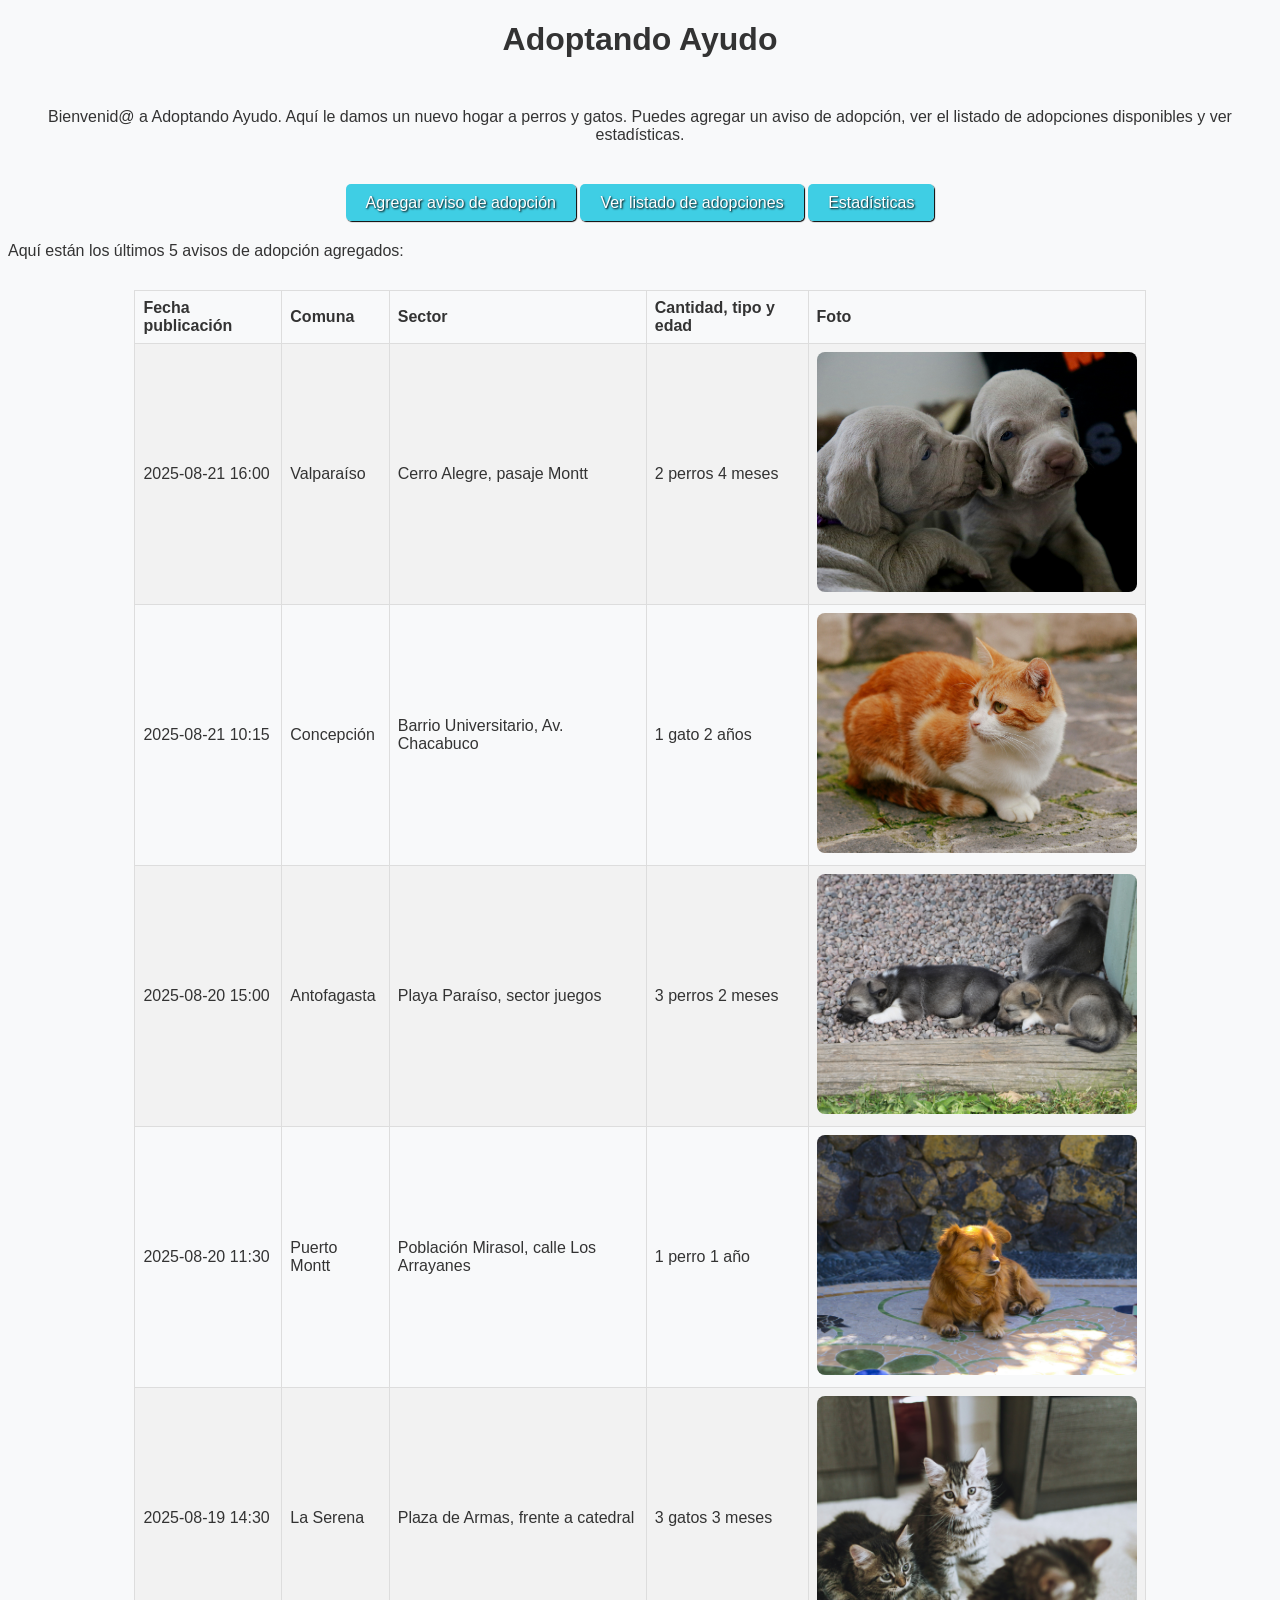
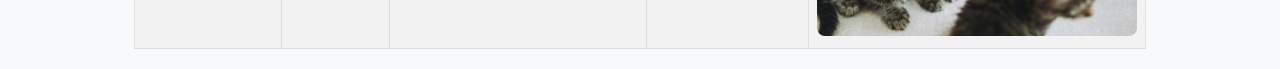
<file: html/index.html>
<!DOCTYPE html>
<html lang="es">
    <head>
        <meta charset="UTF-8">
        <title>Adoptando Ayudo | Portada</title>
        <link href="../css/style.css" rel="stylesheet" type="text/css" />
    </head>
    <body>
        <div class="container">
            <div class="bienvenida">
                <h1>Adoptando Ayudo</h1>
                <p id="mensaje_bienvenida" style="text-align: center; margin-top: 50px;">
                    Bienvenid@ a Adoptando Ayudo. Aquí le damos un nuevo hogar a perros y gatos. 
                    Puedes agregar un aviso de adopción, ver el listado de adopciones disponibles y ver estadísticas.
                </p>
            </div>
            <div class="botones" style="text-align: center; margin-top: 50px;">
                <a href="agregar.html" id="agregar_aviso" class="boton">Agregar aviso de adopción</a>
                <a href="listado.html" id="ver_listado" class="boton">Ver listado de adopciones</a>
                <a href="estadisticas.html" id="ver_estadisticas" class="boton">Estadísticas</a>
            </div>
            <div class="listado_portada">
                <p style="margin-top: 30px;">
                    Aquí están los últimos 5 avisos de adopción agregados:
                </p>
                <table style="margin-top: 30px;">
                    <tr>
                        <th>Fecha publicación</th>
                        <th>Comuna</th>
                        <th>Sector</th>
                        <th>Cantidad, tipo y edad</th>
                        <th>Foto</th>
                    </tr>
                    <tr>
                        <td>2025-08-21 16:00</td>
                        <td>Valparaíso</td>
                        <td>Cerro Alegre, pasaje Montt</td>
                        <td>2 perros 4 meses</td>
                        <td><img src="../img/aviso1.jpg" alt="aviso-1" width="320" height="240"></td>
                    </tr>
                    <tr>
                        <td>2025-08-21 10:15</td>
                        <td>Concepción</td>
                        <td>Barrio Universitario, Av. Chacabuco</td>
                        <td>1 gato 2 años</td>
                        <td><img src="../img/aviso2.jpg" alt="aviso-2" width="320" height="240"></td>
                    </tr>
                    <tr>
                        <td>2025-08-20 15:00</td>
                        <td>Antofagasta</td>
                        <td>Playa Paraíso, sector juegos</td>
                        <td>3 perros 2 meses</td>
                        <td><img src="../img/aviso3.jpg" alt="aviso-3" width="320" height="240"></td>
                    </tr>
                    <tr>
                        <td>2025-08-20 11:30</td>
                        <td>Puerto Montt</td>
                        <td>Población Mirasol, calle Los Arrayanes</td>
                        <td>1 perro 1 año</td>
                        <td><img src="../img/aviso4.jpg" alt="aviso-4" width="320" height="240"></td>
                    </tr>
                    <tr>
                        <td>2025-08-19 14:30</td>
                        <td>La Serena</td>
                        <td>Plaza de Armas, frente a catedral</td>
                        <td>3 gatos 3 meses</td>
                        <td><img src="../img/aviso5.jpg" alt="aviso-5" width="320" height="240"></td>
                    </tr>
                </table>
            </div>
        </div>
    </body>
</html>
</file>
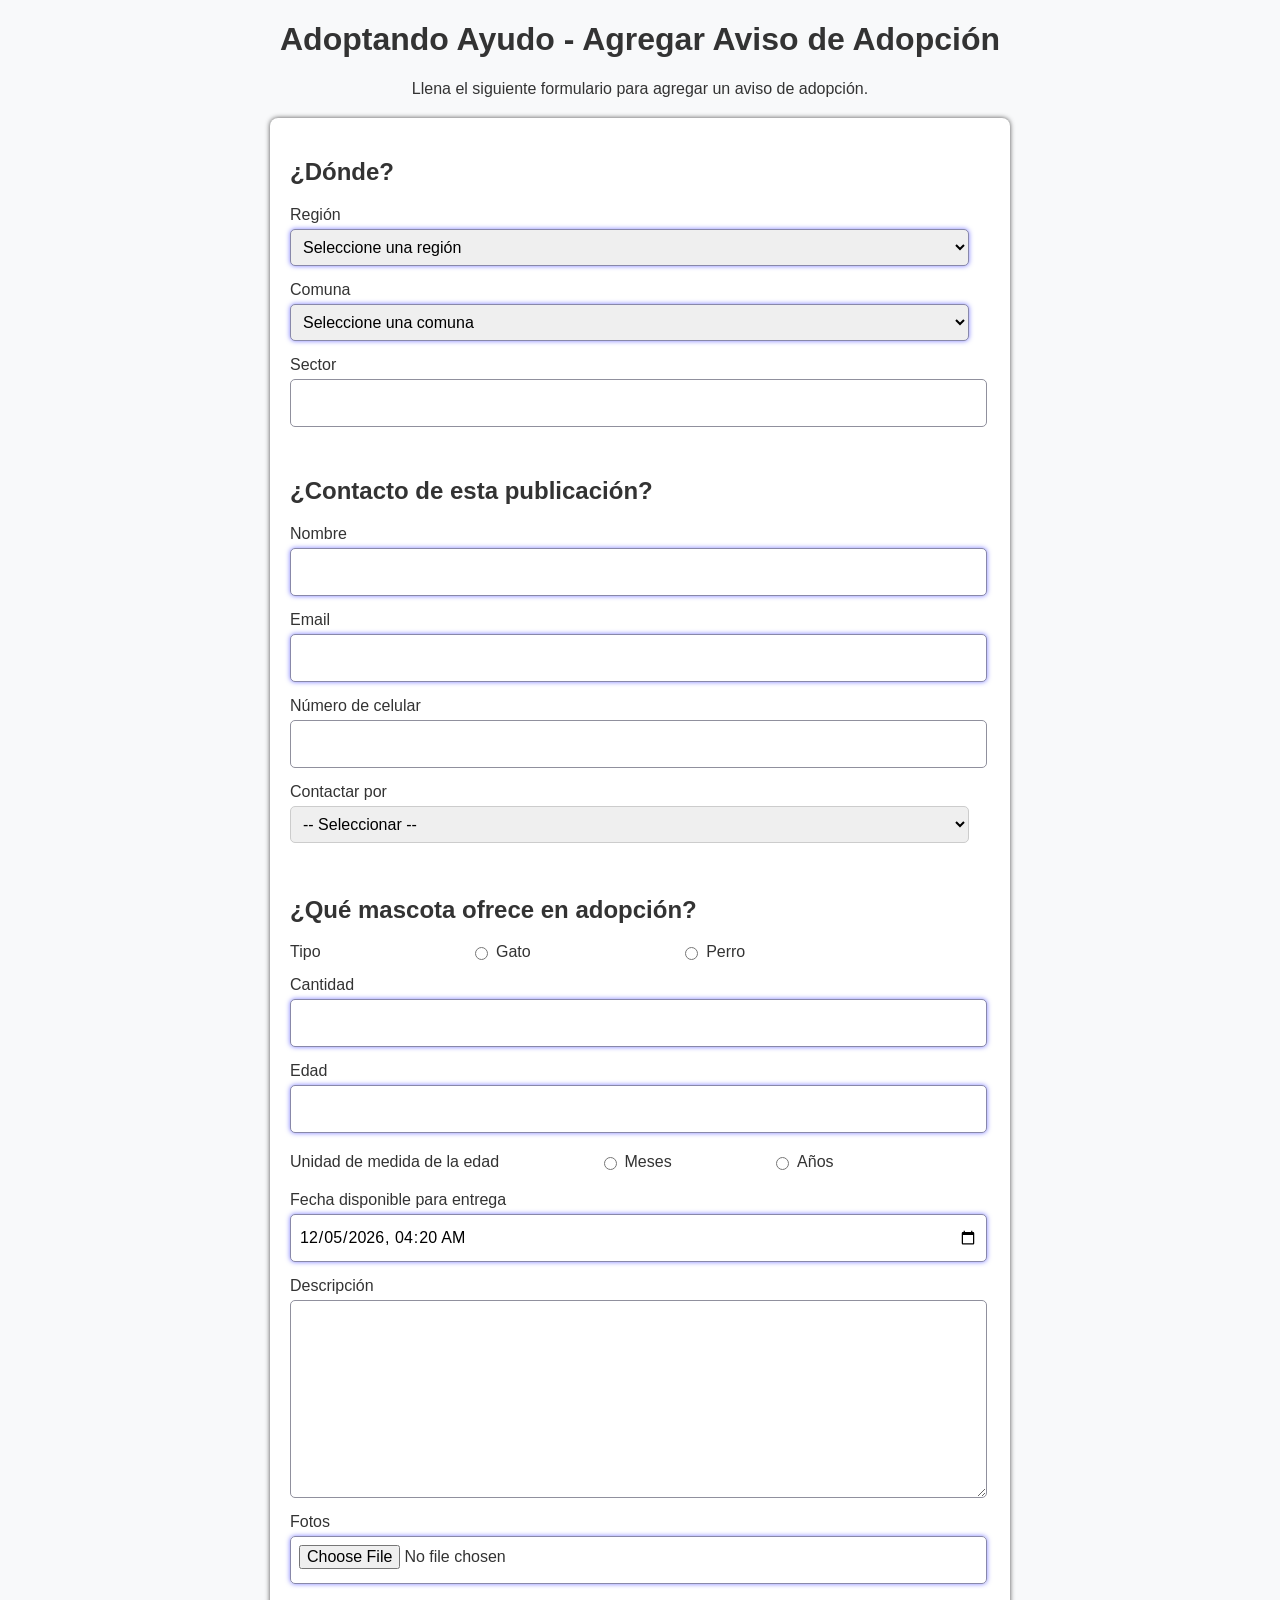
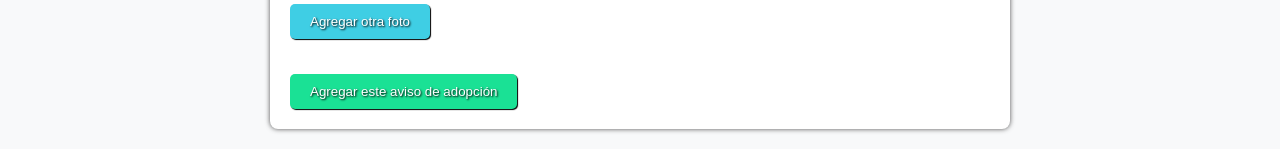
<file: html/agregar.html>
<!DOCTYPE html>
<html lang="es">
    <head>
        <meta charset="UTF-8">
        <title>Adoptando Ayudo | Agregar aviso</title>
        <link href="../css/style.css" rel="stylesheet" type="text/css" />
        <link href="../css/form.css" rel="stylesheet" type="text/css" />
    </head>
    <body>
        <div class="container">
            <div class="enunciado">
                <h1>Adoptando Ayudo - Agregar Aviso de Adopción</h1>
                <p style="text-align: center;">
                    Llena el siguiente formulario para agregar un aviso de adopción.
                </p>
            </div>
            <div id="val-box" hidden style="max-width: 700px; margin: 20px auto;">
               <h2 id="val-msg"></h2>
               <ul id="val-list"></ul>
            </div>
            <form name="myForm" method="post">
                <div class="lugar">
                    <h2>¿Dónde?</h2>
                    <div id="region-input" class="lugar-input">
                        <label for="select-region">Región</label>
                        <select id="select-region" name="select-region" required>
                            <option value="">Seleccione una región</option>
                        </select>
                    </div>
                    <div id="comuna-input" class="lugar-input">
                        <label for="select-commune">Comuna</label>
                        <select id="select-commune" name="select-commune" required>
                            <option value="">Seleccione una comuna</option>
                        </select>
                    </div>
                    <div id="sector-input" class="lugar-input">
                        <label for="sector">Sector</label>
                        <input id="sector" name="sector" type="text" maxlength="100" style="border-color: rgb(144, 144, 157);">
                    </div>
                </div>
                <div class="contacto" style="margin-top: 50px;">
                    <h2>¿Contacto de esta publicación?</h2>
                    <div id="nombre-input" class="contacto-input">
                        <label for="nombre">Nombre</label>
                        <input id="nombre" name="nombre" type="text" minlength="3" maxlength="200" required>
                    </div>
                    <div id="email-input" class="contacto-input">
                        <label for="email">Email</label>
                        <input id="email" name="email" type="email" maxlength="100" required>
                    </div>
                    <div id="numero-input" class="contacto-input">
                        <label for="numero">Número de celular</label>
                        <input id="numero" name="numero" type="tel" style="border-color: rgb(144, 144, 157);">
                    </div>
                    <div id="contactos-container">
                        <div class="contacto-input">
                            <label for="select-contact-1">Contactar por</label>
                            <select id="select-contact-1" name="select-contact-1" class="select-contact">
                                <option value="">-- Seleccionar --</option>
                                <option value="whatsapp">WhatsApp</option>
                                <option value="telegram">Telegram</option>
                                <option value="x">X</option>
                                <option value="instagram">Instagram</option>
                                <option value="tiktok">TikTok</option>
                                <option value="otra">Otra</option>
                            </select><br>
                            <label for="id-url-1" class="id-label" style="display: none;">ID o URL</label>
                            <input id="id-url-1" name="id-url-1" type="text" minlength="4" maxlength="50" style="display: none;">
                        </div>
                        <button type="button" id="agregar-contacto" style="display: none; margin-top: 5px;">
                            Agregar otro contacto
                        </button>
                    </div>
                </div>
                <div class="mascota">
                    <h2>¿Qué mascota ofrece en adopción?</h2>
                    <div id="tipo-input" class="mascota-input" >
                        <label>Tipo</label>
                        <label style="margin: 150px;">
                            <input id="gato" name="tipo" type="radio" value="gato">Gato
                        </label>
                        <label>
                            <input id="perro" name="tipo" type="radio" value="perro">Perro
                        </label>
                    </div>
                    <div id="cantidad-input" class="mascota-input" style="margin-top: 15px;">
                        <label for="cantidad">Cantidad</label>
                        <input id="cantidad" name="cantidad" type="number" min="1" required>
                    </div>
                    <div id="edad-input" class="mascota-input">
                        <label for="edad">Edad</label>
                        <input id="edad" name="edad" type="number" min="1" required>
                    </div>
                    <div id="unidad-edad-input" class="mascota-input" style="margin-top: 20px;">
                        <label>Unidad de medida de la edad</label>
                        <label style="margin: 100px;">
                            <input id="meses" name="unidad-edad" type="radio" value="meses">Meses
                        </label>
                        <label>
                            <input id="años" name="unidad-edad" type="radio" value="años">Años
                        </label>
                    </div>
                    <div id="fecha-input" class="mascota-input" style="margin-top: 20px;">
                        <label for="fecha">Fecha disponible para entrega</label>
                        <input id="fecha" name="fecha" type="datetime-local" required>
                    </div>
                    <div id="descripcion-input" class="mascota-input">
                        <label for="descripcion">Descripción</label>
                        <textarea id="descripcion" name="descripcion" cols="50" rows="10" style="border-color: rgb(144, 144, 157);"></textarea>
                    </div>
                    <div id="foto-input" class="mascota-input">
                        <label for="fotos">Fotos</label>
                        <div id="photo-container">
                            <input id="fotos" name="fotos" type="file" accept="image/*" required>
                        </div>
                        <button type="button" id="agregar-foto" style="margin-top: 5px;">
                            Agregar otra foto
                        </button>
                    </div>
                </div>
                <button type="button" id="submit-btn" class="boton" style="margin-top: 35px; background-color: #1ae195;">
                        Agregar este aviso de adopción
                </button>
            </form>
        </div>
        <script src="../js/region_comuna.js"></script>
        <script src="../js/select-region.js"></script>
        <script src="../js/select-contact.js"></script>
        <script src="../js/set-date.js"></script>
        <script src="../js/submit-photos.js"></script>
        <script src="../js/validation.js"></script>
    </body>
</html>
</file>
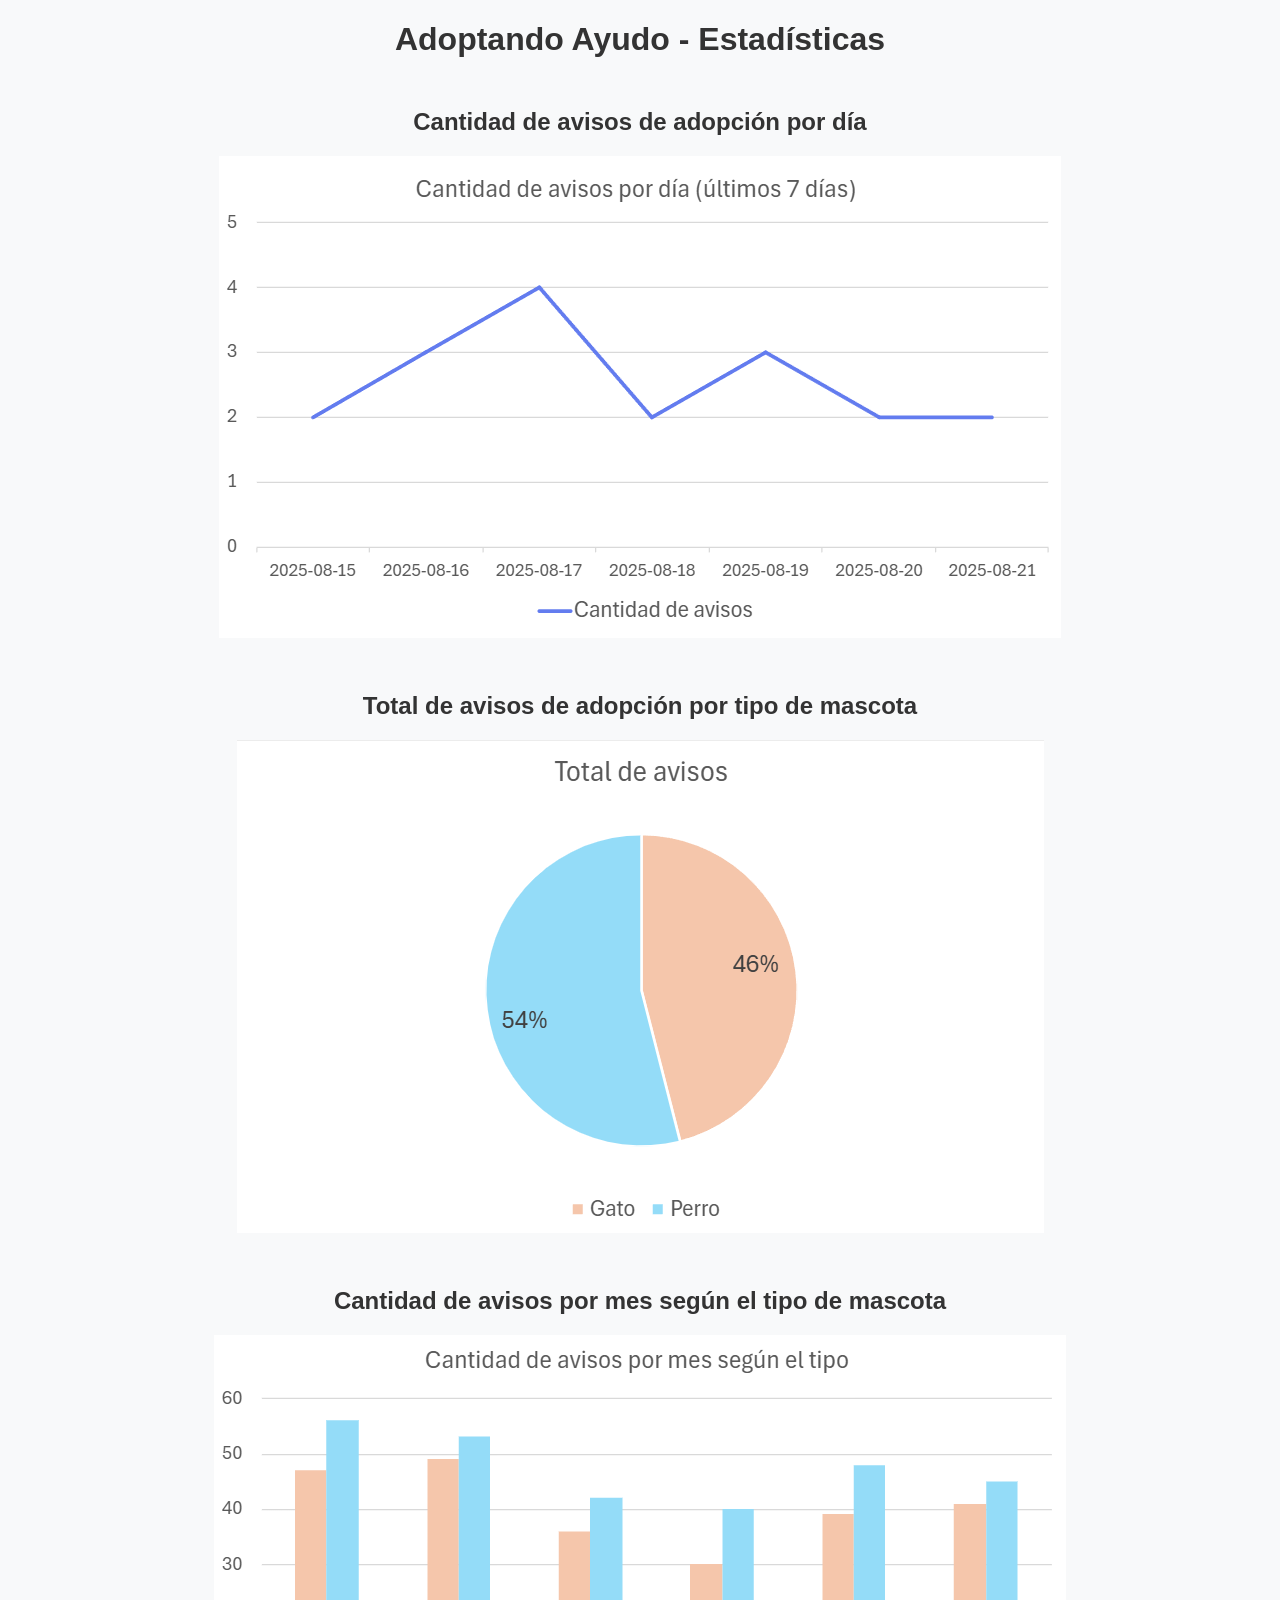
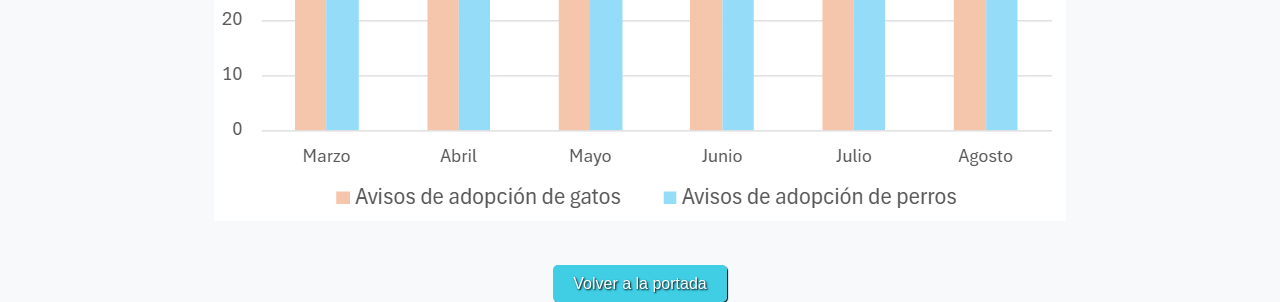
<file: html/estadisticas.html>
<!DOCTYPE html>
<html lang="es">
    <head>
        <meta charset="UTF-8">
        <title>Adoptando Ayudo | Estadísticas</title>
        <link href="../css/style.css" rel="stylesheet" type="text/css" />
    </head>
    <body>
        <div class="container">
            <h1>Adoptando Ayudo - Estadísticas</h1>
            <div class="grafico_lineas" style="text-align: center; margin-top: 50px;">
                <h2>Cantidad de avisos de adopción por día</h2>
                <img src="../img/grafico1.png" alt="Avisos por día">
            </div>
            <div class="grafico_torta" style="text-align: center; margin-top: 50px;">
                <h2>Total de avisos de adopción por tipo de mascota</h2>
                <img src="../img/grafico2.png" alt="Total de avisos por tipo de mascota">
            </div>
            <div class="grafico_barras" style="text-align: center; margin-top: 50px;">
                <h2>Cantidad de avisos por mes según el tipo de mascota</h2>
                <img src="../img/grafico3.png" alt="Avisos por mes">
            </div>
            <div class="botones" style="text-align: center; margin-top: 50px;">
                <a href="index.html" id="portada" class="boton">Volver a la portada</a>
            </div>
        </div>
    </body>
</html>
</file>
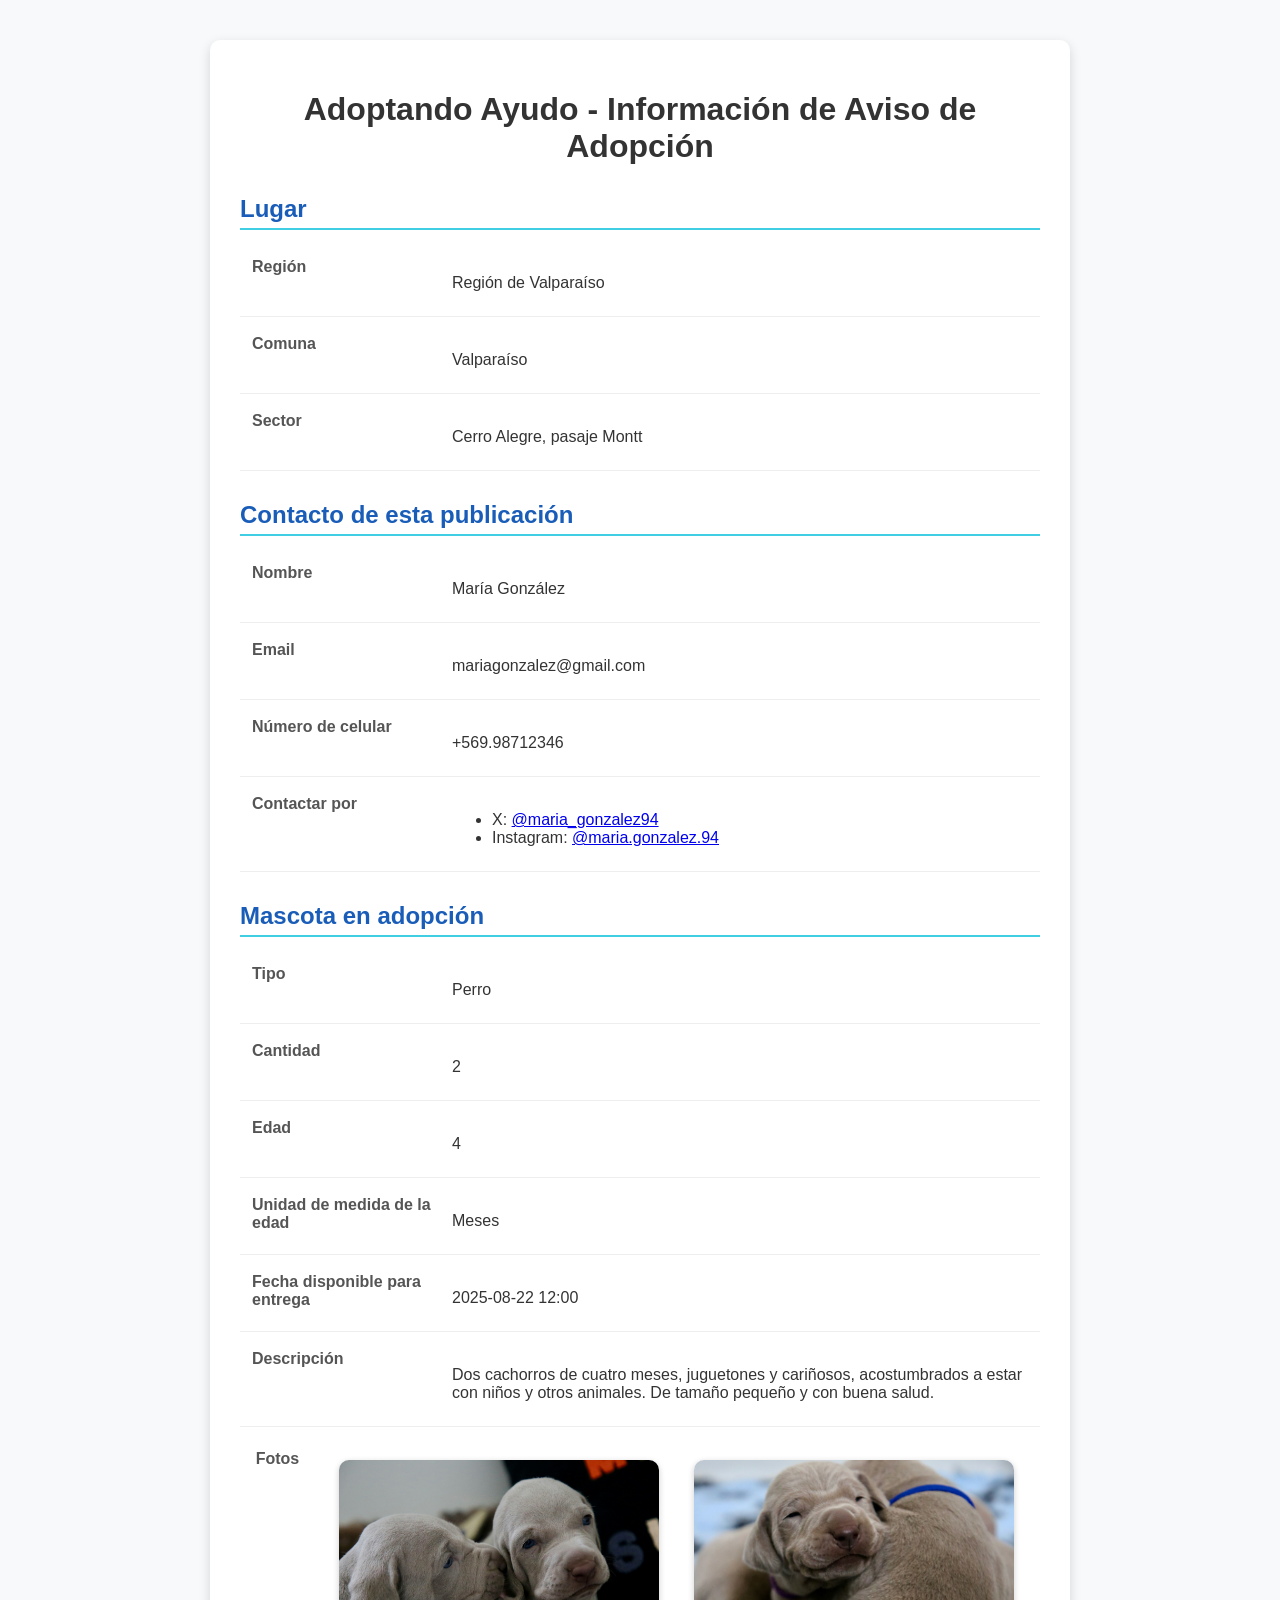
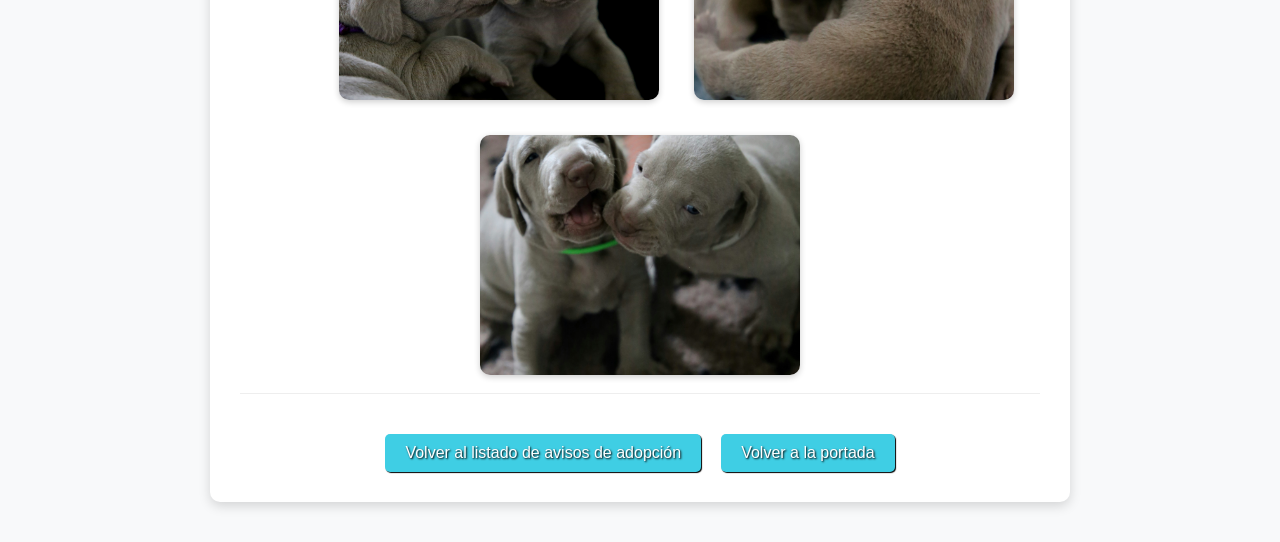
<file: html/informacion.html>
<!DOCTYPE html>
<html lang="es">
    <head>
        <meta charset="UTF-8">
        <title>Adoptando Ayudo | Información de Aviso</title>
        <link href="../css/style.css" rel="stylesheet" type="text/css" />
        <link href="../css/info.css" rel="stylesheet" type="text/css" />
        <link href="../css/fotos.css" rel="stylesheet" type="text/css" />
    </head>
    <body>
        <div class="container">
            <h1>Adoptando Ayudo - Información de Aviso de Adopción</h1>
            <div class="lugar">
                <h2>Lugar</h2>
                <div id="region" class="lugar">
                    <label>Región</label>
                    <p>Región de Valparaíso</p>
                </div>
                <div id="comuna" class="lugar">
                    <label>Comuna</label>
                    <p>Valparaíso</p>
                </div>
                <div id="sector" class="lugar">
                    <label>Sector</label>
                    <p>Cerro Alegre, pasaje Montt</p>
                </div>
            </div>
            <div class="contacto">
                <h2>Contacto de esta publicación</h2>
                <div id="nombre" class="contacto">
                    <label>Nombre</label>
                    <p>María González</p>
                </div>
                <div id="email" class="contacto">
                    <label>Email</label>
                    <p>mariagonzalez@gmail.com</p>
                </div>
                <div id="numero" class="contacto">
                    <label>Número de celular</label>
                    <p>+569.98712346</p>
                </div>
                <div id="contactar" class="contacto">
                    <label>Contactar por</label>
                    <ul>
                        <li>
                            X: <a href="https://www.x.com/maria_gonzalez94" target="_blank">
                                @maria_gonzalez94
                                </a>
                        </li>
                        <li>
                            Instagram: <a href="https://www.instagram.com/maria.gonzalez.94" target="_blank">
                                @maria.gonzalez.94
                                </a>
                        </li>
                    </ul>
                </div>
            </div>
            <div class="mascota">
                <h2>Mascota en adopción</h2>
                <div id="tipo" class="mascota">
                    <label>Tipo</label>
                    <p>Perro</p>
                </div>
                <div id="cantidad" class="mascota">
                    <label>Cantidad</label>
                    <p>2</p>
                </div>
                <div id="edad" class="mascota">
                    <label>Edad</label>
                    <p>4</p>
                </div>
                <div id="unidad-edad" class="mascota">
                    <label>Unidad de medida de la edad</label>
                    <p>Meses</p>
                </div>
                <div id="fecha" class="mascota">
                    <label>Fecha disponible para entrega</label>
                    <p>2025-08-22 12:00</p>
                </div>
                <div id="descripcion" class="mascota">
                    <label>Descripción</label>
                    <p>
                        Dos cachorros de cuatro meses, juguetones y cariñosos, acostumbrados a estar con niños y otros animales. De tamaño pequeño y con buena salud.
                    </p>
                </div>
                <div id="foto" class="mascota" style="text-align: center;">
                    <label>Fotos</label><br>
                    <img src="../img/aviso1.jpg" alt="foto-1" class="foto-chica" onclick="verFoto(this)">
                    <img src="../img/aviso1-2.jpg" alt="foto-2" class="foto-chica" onclick="verFoto(this)">
                    <img src="../img/aviso1-3.jpg" alt="foto-3" class="foto-chica" onclick="verFoto(this)">
                </div>
                <div id="modalFoto" class="modal" style="display: none;">
                    <img id="fotoGrande" src="[data-uri]" alt="Foto ampliada">
                    <button onclick="cerrarModal()" style="align-self: center;">Cerrar</button>
                </div>
            </div>
            <div class="botones" style="text-align: center; margin-top: 40px;">
                <a href="listado.html" id="ver_listado" class="boton">Volver al listado de avisos de adopción</a>
                <a href="index.html" id="portada" class="boton">Volver a la portada</a>
            </div>
        </div>
        <script src="../js/look-photos.js"></script>
    </body>
</html>
</file>
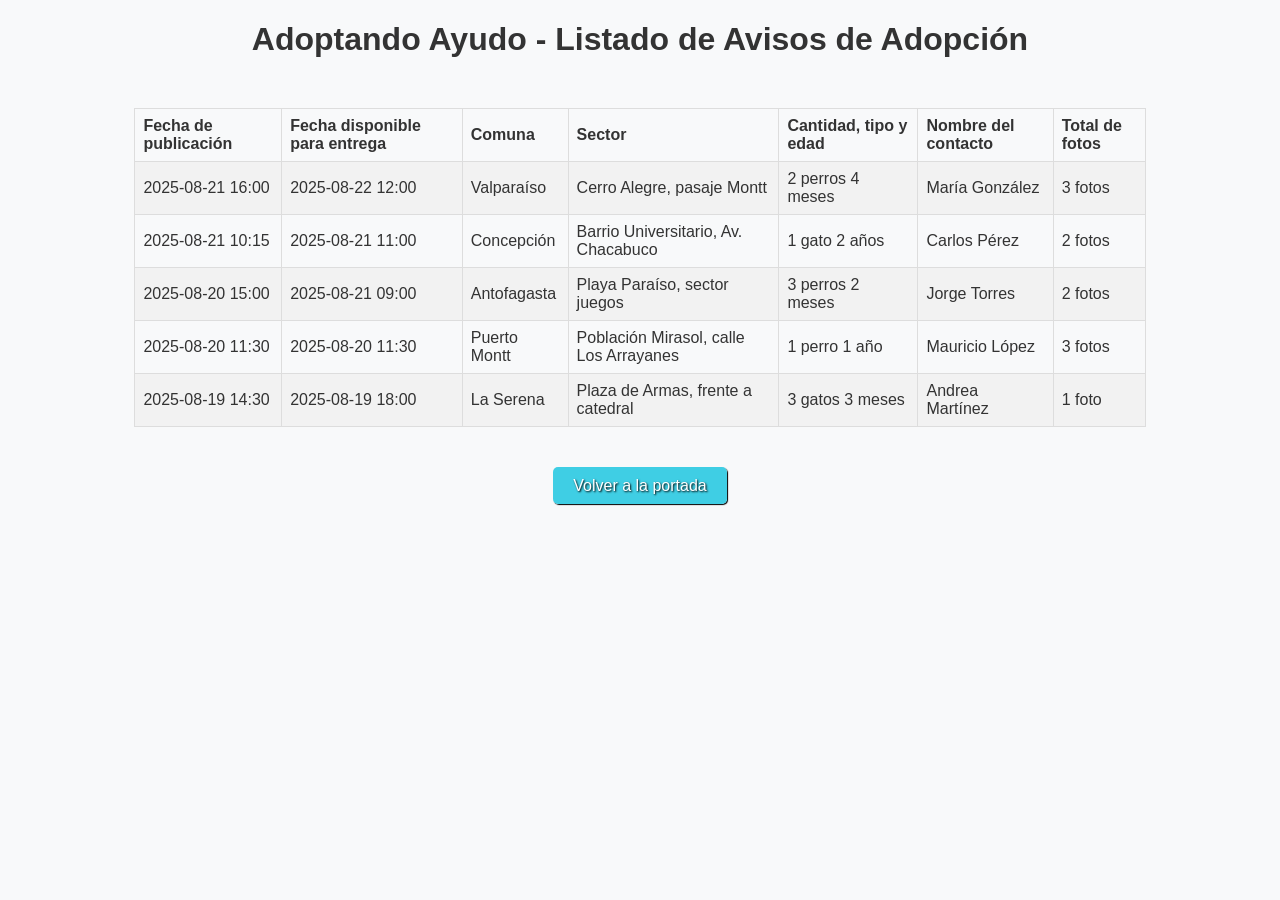
<file: html/listado.html>
<!DOCTYPE html>
<html lang="es">
    <head>
        <meta charset="UTF-8">
        <title>Adoptando Ayudo | Listado</title>
        <link href="../css/style.css" rel="stylesheet" type="text/css" />
        <style>
            tr:hover {
                background-color: #dfefff;
            }
        </style> 
    </head>   
    <body>
        <div class="container">
            <h1>Adoptando Ayudo - Listado de Avisos de Adopción</h1>
            <div class="listado">
                <table style="margin-top: 50px;">
                    <tr>
                        <th>Fecha de publicación</th>
                        <th>Fecha disponible para entrega</th>
                        <th>Comuna</th>
                        <th>Sector</th>
                        <th>Cantidad, tipo y edad</th>
                        <th>Nombre del contacto</th>
                        <th>Total  de fotos</th>
                    </tr>
                    <tr onclick="window.location.href='informacion.html'" style="cursor:pointer;">
                        <td>2025-08-21 16:00</td>
                        <td>2025-08-22 12:00</td>
                        <td>Valparaíso</td>
                        <td>Cerro Alegre, pasaje Montt</td>
                        <td>2 perros 4 meses</td>
                        <td>María González</td>
                        <td>3 fotos</td>
                    </tr>
                    <tr onclick="window.location.href='informacion.html'" style="cursor:pointer;">
                        <td>2025-08-21 10:15</td>
                        <td>2025-08-21 11:00</td>
                        <td>Concepción</td>
                        <td>Barrio Universitario, Av. Chacabuco</td>
                        <td>1 gato 2 años</td>
                        <td>Carlos Pérez</td>
                        <td>2 fotos</td>
                    </tr>
                    <tr onclick="window.location.href='informacion.html'" style="cursor:pointer;">
                        <td>2025-08-20 15:00</td>
                        <td>2025-08-21 09:00</td>
                        <td>Antofagasta</td>
                        <td>Playa Paraíso, sector juegos</td>
                        <td>3 perros 2 meses</td>
                        <td>Jorge Torres</td>
                        <td>2 fotos</td>
                    </tr>
                    <tr onclick="window.location.href='informacion.html'" style="cursor:pointer;">
                        <td>2025-08-20 11:30</td>
                        <td>2025-08-20 11:30</td>
                        <td>Puerto Montt</td>
                        <td>Población Mirasol, calle Los Arrayanes</td>
                        <td>1 perro 1 año</td>
                        <td>Mauricio López</td>
                        <td>3 fotos</td>
                    </tr>
                    <tr onclick="window.location.href='informacion.html'" style="cursor:pointer;">
                        <td>2025-08-19 14:30</td>
                        <td>2025-08-19 18:00</td>
                        <td>La Serena</td>
                        <td>Plaza de Armas, frente a catedral</td>
                        <td>3 gatos 3 meses</td>
                        <td>Andrea Martínez</td>
                        <td>1 foto</td>
                    </tr>
                </table>
            </div>
            <div class="botones" style="text-align: center; margin-top: 50px;">
                <a href="index.html" id="portada" class="boton">Volver a la portada</a>
            </div>
        </div>
    </body>
</html>
</file>
<file: css/style.css>
body {
    font-family: 'Roboto', Arial, sans-serif;
    color: #333;
    background-color: #f8f9fa;
}

h1 {
    text-align: center;
}

button, .boton {
    background-color: #3fcee4;
    color: white;
    border: none;
    padding: 10px 20px;
    border-radius: 5px;
    cursor: pointer;
    box-shadow: 1px 1px 1px black;
    text-decoration: none;
    text-shadow: 1px 1px 2px black;
}

button:hover, .boton:hover {
    background-color: #1A5DB8;
}

table {
    margin: 20px auto; 
    width: 80%;
    border-collapse: collapse;
}

th, td {
    border: 1px solid #ddd;
    padding: 8px;
    text-align: left;
}

tr:nth-child(even) {
    background-color: #f2f2f2;
}

td img {
    width: 320px;
    height: 240px;
    object-fit: cover;
    border-radius: 8px;
}
</file>
<file: css/form.css>
:required {
  border-color: #88a;
  box-shadow: 0 0 5px rgba(0, 0, 255, 0.5);
}

input, select, textarea {
  font-family: "Helvetica Neue", Helvetica, Arial, sans-serif;
  border: 1px solid #ccc;
  font-size: 16px;
  width: 97%;
  min-height: 30px;
  display: block;
  margin-bottom: 15px;
  margin-top: 5px;
  padding: 8px;
  border-radius: 5px;
  outline: none;
}

form {
  max-width: 700px;
  margin: 20px auto;
  background: #fff;
  padding: 20px;
  border-radius: 8px;
  border-color: rgb(79, 79, 79); 
  box-shadow: 0 0 5px rgb(79, 79, 79);
}

input[type="radio"] {
  display: inline-block;
  width: auto;
  min-height: 0;
  padding: 0;
  margin: 0 8px 0 0;
  vertical-align: middle;
  box-shadow: none;
}
</file>
<file: css/info.css>
.container {
    max-width: 800px;
    margin: 40px auto;
    background: white;
    border-radius: 10px;
    padding: 30px;
    box-shadow: 0 4px 12px rgba(0,0,0,0.15);
}

h2 {
    margin-top: 30px;
    color: #1A5DB8;
    border-bottom: 2px solid #3fcee4;
    padding-bottom: 5px;
}

.lugar div,
.contacto div,
.mascota div {
    display: grid;
    grid-template-columns: 200px 1fr;
    align-items: start;
    margin: 10px 0;
    padding: 8px 12px;
    border-bottom: 1px solid #eee;
}

label {
    font-weight: bold;
    color: #555;
}
</file>
<file: css/fotos.css>
.foto-chica {
    width: 320px;
    height: 240px;
    object-fit: cover;
    cursor: pointer;
    margin: 10px;
    border-radius: 10px;
    box-shadow: 0 2px 6px rgba(0,0,0,0.2);
    transition: transform 0.2s ease-in-out, box-shadow 0.2s ease-in-out;
}

.foto-chica:hover {
    transform: scale(1.03);
    box-shadow: 0 4px 12px rgba(0,0,0,0.3);
}

#foto {
    display: flex;
    flex-wrap: wrap;
    justify-content: center;
    gap: 15px;
    margin-top: 15px;
}

.modal {
    display: none; /* lo muestras con JS */
    position: fixed;
    top: 0; left: 0;
    width: 100%; height: 100%;
    background-color: rgba(0,0,0,0.8);
    justify-content: center;
    align-items: center;
    flex-direction: column; /* botón debajo de la imagen */
    z-index: 1000;
}

.modal img {
    width: 800px;
    height: 600px;
    object-fit: cover;
    border-radius: 8px;
    margin-bottom: 10px;
    box-shadow: 0 4px 15px rgba(0,0,0,0.5);
}

.modal button {
    background-color: #3fcee4;
    color: white;
    border: none;
    padding: 10px 20px;
    border-radius: 6px;
    cursor: pointer;
    box-shadow: 1px 1px 3px rgba(0,0,0,0.4);
}

.modal button:hover {
    background-color: #1A5DB8;
}

.botones {
    margin-top: 40px;
    display: flex;
    justify-content: center;
    gap: 20px;
}
</file>
